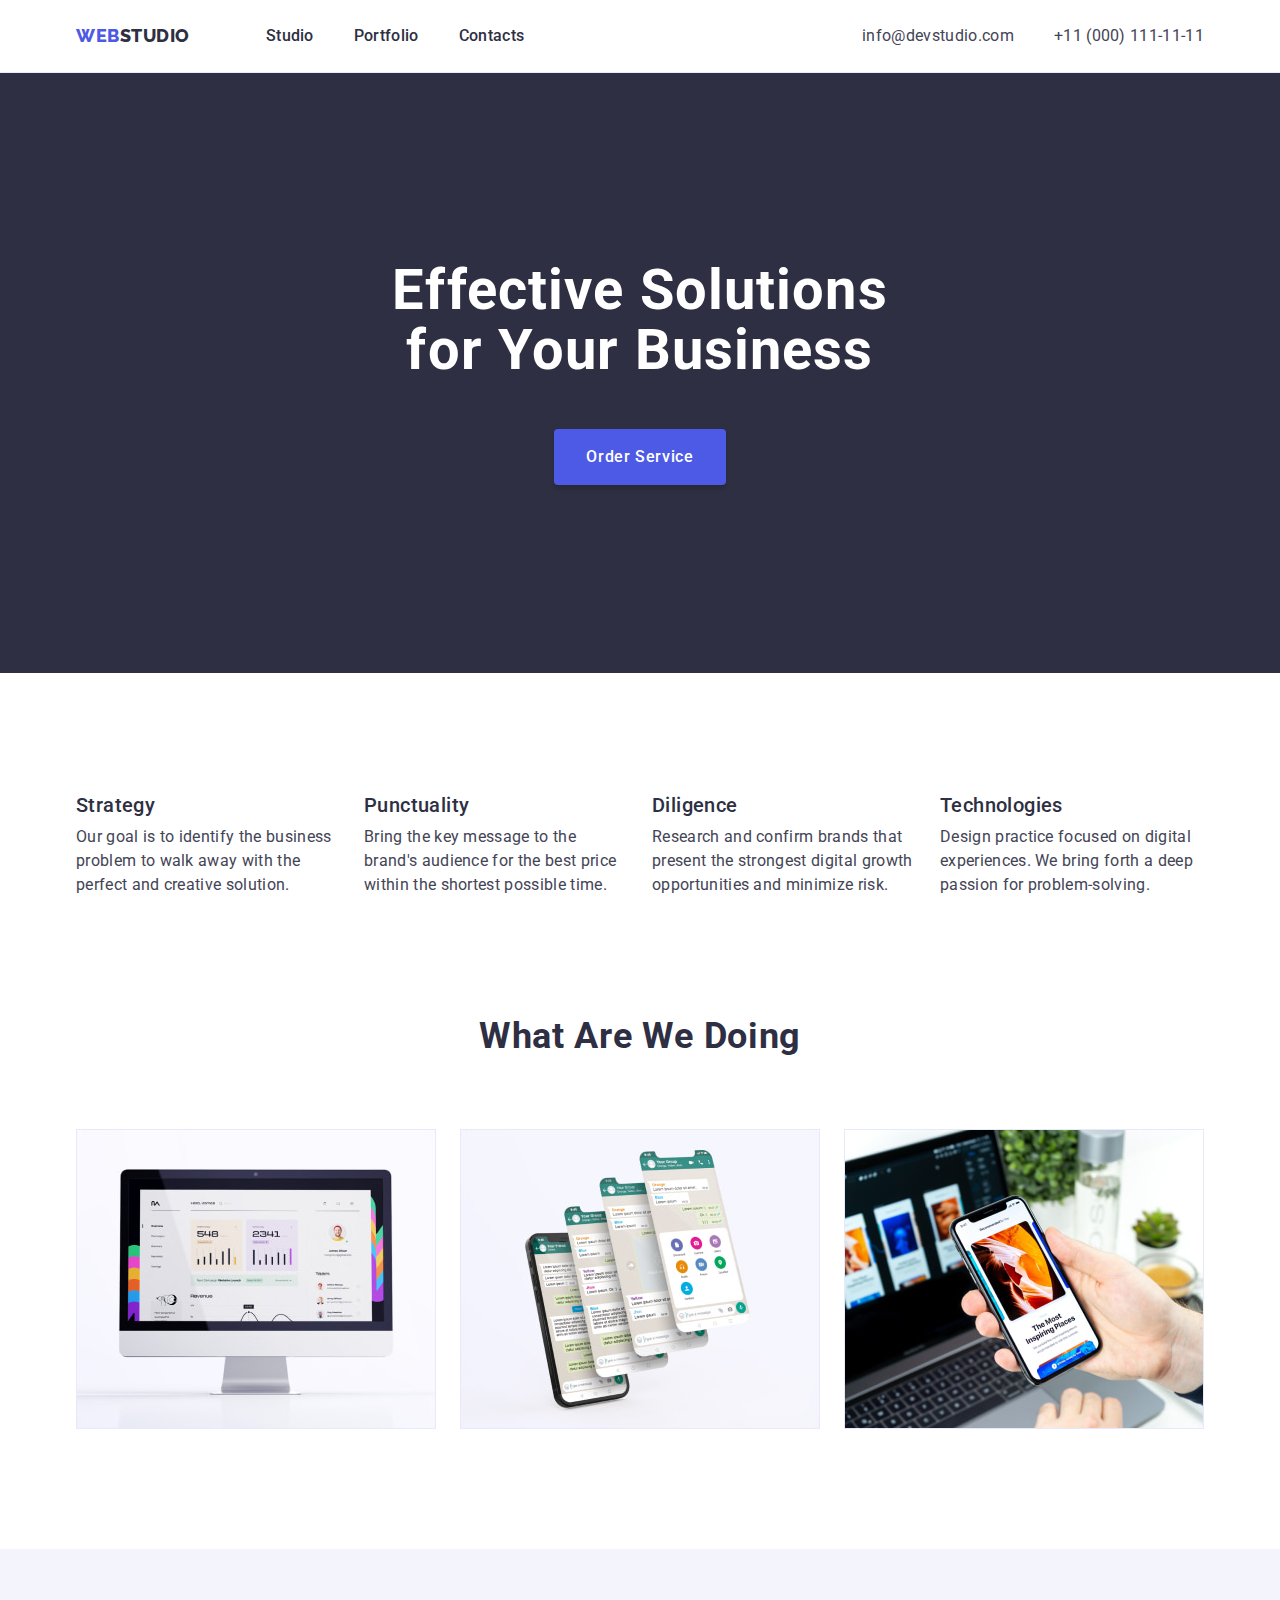
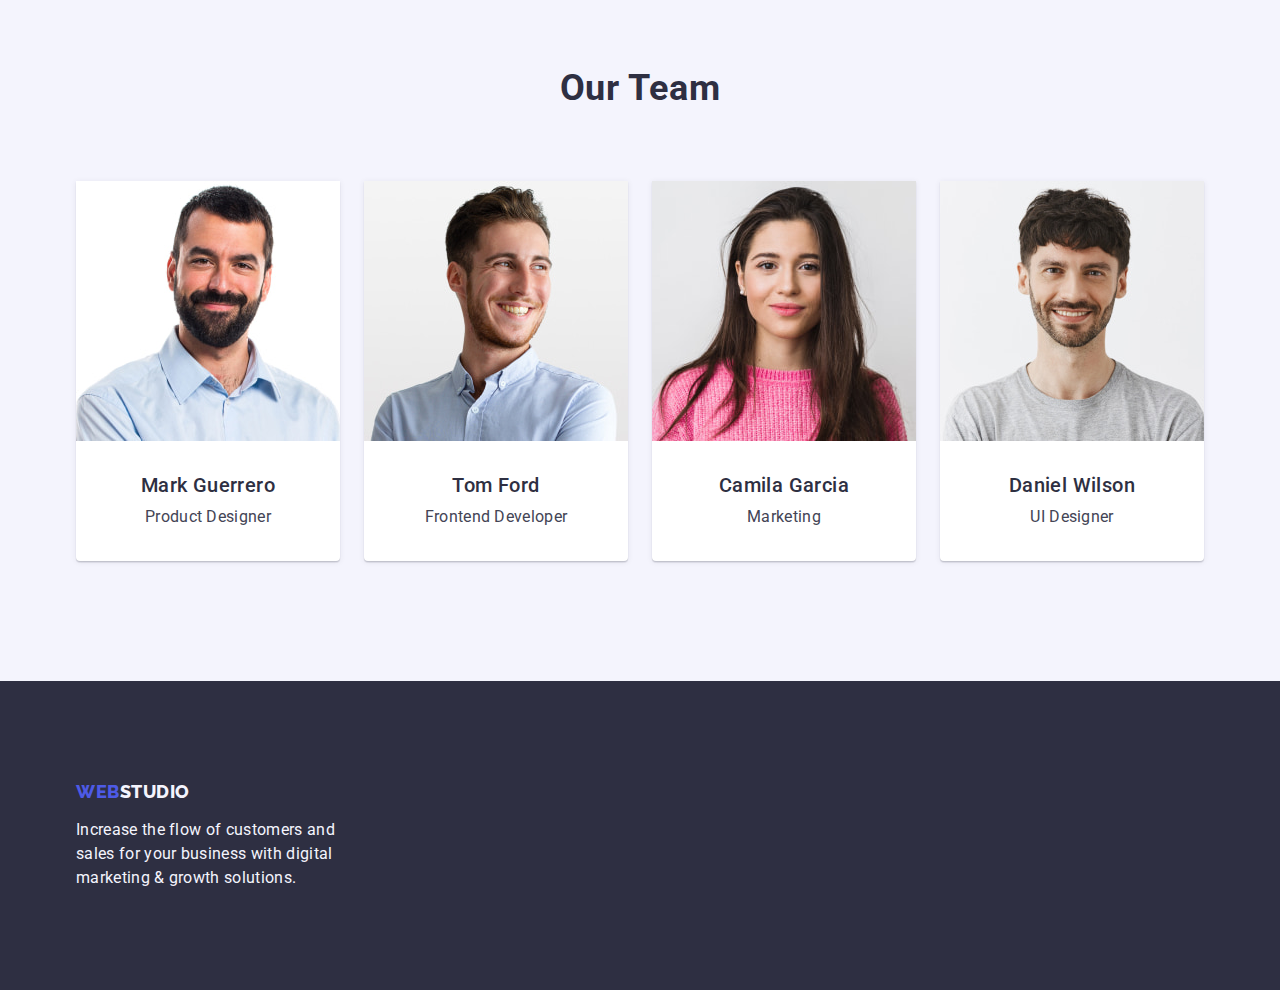
<file: index.html>
<!DOCTYPE html>
<html lang="en">
  <head>
    <meta charset="UTF-8" />
    <meta name="viewport" content="width=device-width, initial-scale=1.0" />
    <title>Portfolio</title>
      <!-- Normalize -->
    <link
    rel="stylesheet"
    href="https://cdn.jsdelivr.net/npm/modern-normalize@2.0.0/modern-normalize.min.css"
  />
      <!-- Custom styles -->
    <link rel="stylesheet" href="./css/styles.css" />
      <!-- Font links -->
    <link rel="preconnect" href="https://fonts.googleapis.com" />
    <link rel="preconnect" href="https://fonts.gstatic.com" crossorigin />
    <link
      href="https://fonts.googleapis.com/css2?family=Roboto:wght@400;500;700&display=swap"
      rel="stylesheet"
    />
    <link
      href="https://fonts.googleapis.com/css2?family=Raleway:wght@800&family=Roboto:wght@400;500;700&display=swap"
      rel="stylesheet"
    />
  </head>
  <body>
    <!-- Header section -->
    <header class="header-section">
      <div class="container">
        <!-- Menu nav -->
        <nav class="header-nav">
          <!-- Logo -->
          <a class="logo link" href="./index.html"
            >Web<span class="logo-dark">Studio</span>
          </a>
          <!-- Page nav -->
          <ul class="nav-list list">
            <li class="nav-list-item">
              <a class="nav-list-link link" href="./index.html">Studio</a>
            </li>
            <li class="nav-list-item">
              <a class="nav-list-link link" href="./portfolio.html">Portfolio</a>
            </li>
            <li class="nav-list-item">
              <a class="nav-list-link link" href="">Contacts </a>
            </li>
          </ul>
        </nav>
        <!-- Contacts -->
        <address class="header-address">
          <ul class="address-list list">
            <li class="address-list-item">
              <a class="address-item-link link" href="mailto:info@devstudio.com"
                >info@devstudio.com
              </a>
            </li>
            <li class="address-list-item">
              <a class="address-item-link link" href="tel:+110001111111"
                >+11 (000) 111-11-11</a
              >
            </li>
          </ul>
        </address>
      </div>
    </header>

    <main>
      <!-- Hero section -->
      <section class="hero-section">
        <div class="container">
          <h1 class="hero-title">Effective Solutions for Your Business</h1>
          <button class="hero-btn" type="button">Order Service</button></div>
      </section>

      <!--Skills section-->
      <section class="skills-section section">
        <div class="container">
          <h2 class="visually-hidden">Skills</h2>
          <ul class="skills-list card-set list">
            <li class="skills-list-item card-set-item">
              <h3 class="skills-list-subtitle">Strategy</h3>
              <p class="skills-list-desc">
                Our goal is to identify the business problem to walk away with the
                perfect and creative solution.
              </p>
            </li>
            <li class="skills-list-item card-set-item">
              <h3 class="skills-list-subtitle">Punctuality</h3>
              <p class="skills-list-desc">
                Bring the key message to the brand's audience for the best price
                within the shortest possible time.
              </p>
            </li>
            <li class="skills-list-item card-set-item">
              <h3 class="skills-list-subtitle">Diligence</h3>
              <p class="skills-list-desc">
                Research and confirm brands that present the strongest digital
                growth opportunities and minimize risk.
              </p>
            </li>
            <li class="skills-list-item card-set-item">
              <h3 class="skills-list-subtitle">Technologies</h3>
              <p class="skills-list-desc">
                Design practice focused on digital experiences. We bring forth a
                deep passion for problem-solving.
              </p>
            </li>
          </ul>
        </div>
      </section>

      <!-- Products section -->
      <section class="products-section section">
        <div class="container">
          <h2 class="products-title">What are we doing</h2>
          <ul class="products-list card-set list">
            <li class="products-list-item card-set-item">
              <img
                class="products-list-img"
                src="./images/img-1.jpg"
                alt="Computer screen on a white background"
                width="360"
                height="300"
              />
            </li>
            <li class="products-list-item card-set-item">
              <img
                class="products-list-img"
                src="./images/img-2.jpg"
                alt="Mobile screen with multiple screen tabs"
                width="360"
                height="300"
              />
            </li>
            <li class="products-list-item card-set-item">
              <img
                class="products-list-img"
                src="./images/img-3.jpg"
                alt="Mobile phone screen on laptop background"
                width="360"
                height="300"
              />
            </li>
          </ul>
        </div>
      </section>

      <!-- Team section -->
      <section class="team-section section">
        <div class="container">
          <h2 class="team-title">Our Team</h2>
          <ul class="team-list list">
            <li class="team-list-item">
              <img
                class="team-list-img"
                src="./images/Mark-Guerrero.jpg"
                alt="Mark Guerrero's photo"
                width="264"
                height="260"
              />
              <div class="team-list-wrapper">
                <h3 class="team-list-subtitle">Mark Guerrero</h3>
                <p class="team-list-desc">Product Designer</p>
              </div>
            </li>
            <li class="team-list-item">
              <img
                class="team-list-img"
                src="./images/Tom-Ford.jpg"
                alt="Tom Ford's photo"
                width="264"
                height="260"
              />
              <div class="team-list-wrapper">
                <h3 class="team-list-subtitle">Tom Ford</h3>
                <p class="team-list-desc">Frontend Developer</p>
              </div>
            </li>
            <li class="team-list-item">
              <img
                class="team-list-img"
                src="./images/Camila-Garcia.jpg"
                alt="Camila Garcia's photo"
                width="264"
                height="260"
              />
              <div class="team-list-wrapper">
                <h3 class="team-list-subtitle">Camila Garcia</h3>
                <p class="team-list-desc">Marketing</p>
              </div>
            </li>
            <li class="team-list-item">
              <img
                class="team-list-img"
                src="./images/Daniel-Wilson.jpg"
                alt="Daniel Wilson's photo"
                width="264"
                height="260"
              />
              <div class="team-list-wrapper">
                <h3 class="team-list-subtitle">Daniel Wilson</h3>
                <p class="team-list-desc">UI Designer</p>
              </div>
            </li>
          </ul>
        </div>
      </section>
    </main>

    <!-- Footer section -->
    <footer class="footer-section">
      <div class="footer-container container">
        <!-- Logo -->
        <a class="footer-logo logo link" href="./index.html"
          >Web<span class="logo-light">Studio</span>
        </a>
        <p class="footer-desc">
          Increase the flow of customers and sales for your business with digital
          marketing & growth solutions.
        </p>
      </div>
    </footer>
  </body>
</html>
</file>
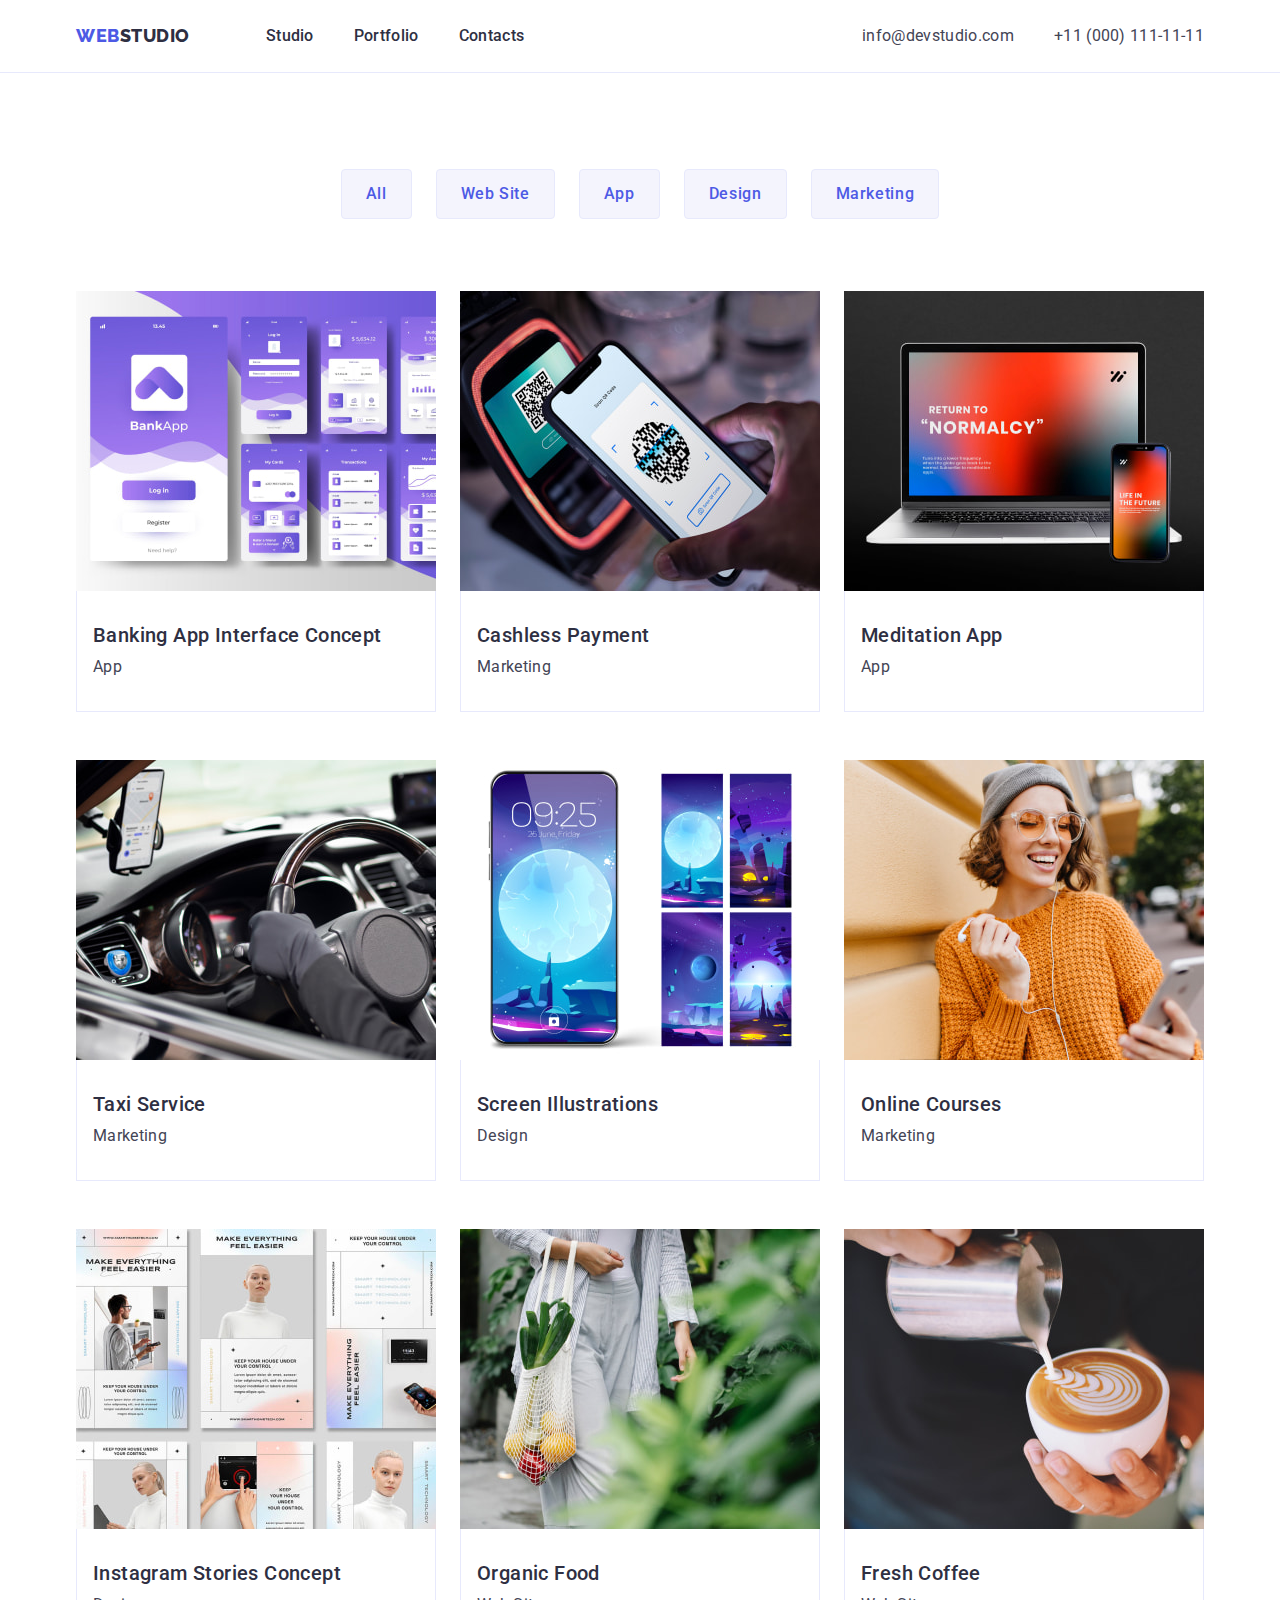
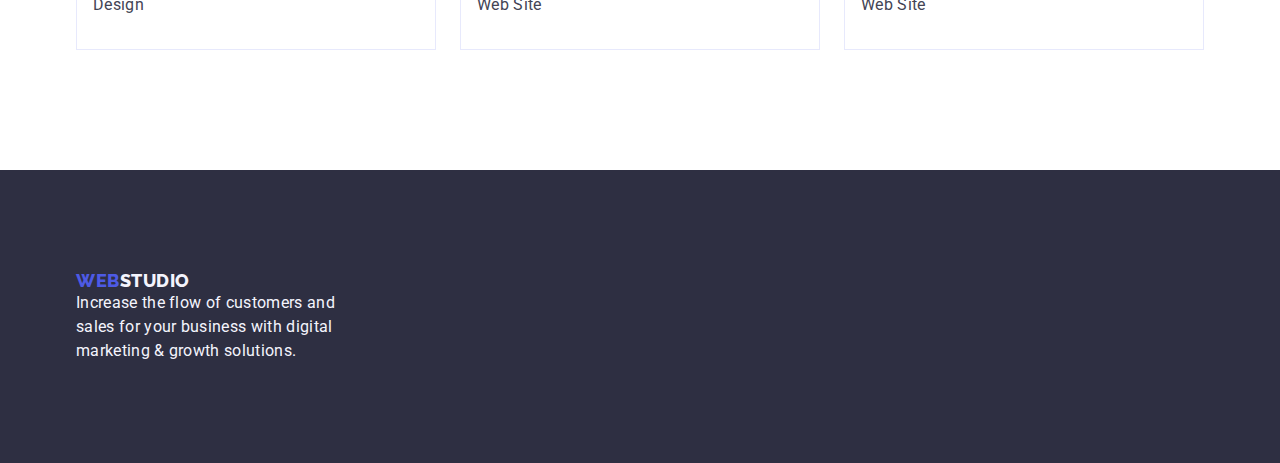
<file: portfolio.html>
<!DOCTYPE html>
<html lang="en">
  <head>
    <meta charset="UTF-8" />
    <meta name="viewport" content="width=device-width, initial-scale=1.0" />
    <title>Portfolio</title>
      <!-- Normalize -->
    <link
    rel="stylesheet"
    href="https://cdn.jsdelivr.net/npm/modern-normalize@2.0.0/modern-normalize.min.css"
  />
      <!-- Custom styles -->
    <link rel="stylesheet" href="./css/styles.css" />
      <!-- Font links -->
    <link rel="preconnect" href="https://fonts.googleapis.com" />
    <link rel="preconnect" href="https://fonts.gstatic.com" crossorigin />
    <link
      href="https://fonts.googleapis.com/css2?family=Roboto:wght@400;500;700&display=swap"
      rel="stylesheet"
    />
    <link
      href="https://fonts.googleapis.com/css2?family=Raleway:wght@800&family=Roboto:wght@400;500;700&display=swap"
      rel="stylesheet"
    />
  </head>
  <body>
    <!-- Header section -->
    <header class="header-section">
      <div class="container">
        <!-- Menu nav -->
        <nav class="header-nav">
          <!-- Logo -->
          <a class="logo link" href="./index.html"
            >Web<span class="logo-dark">Studio</span>
          </a>
          <!-- Page nav -->
          <ul class="nav-list list">
            <li class="nav-list-item">
              <a class="nav-list-link link" href="./index.html">Studio</a>
            </li>
            <li class="nav-list-item">
              <a class="nav-list-link link" href="./portfolio.html">Portfolio</a>
            </li>
            <li class="nav-list-item">
              <a class="nav-list-link link" href="">Contacts </a>
            </li>
          </ul>
        </nav>
        <!-- Contacts -->
        <address class="header-address">
          <ul class="address-list list">
            <li class="address-list-item">
              <a class="address-item-link link" href="mailto:info@devstudio.com"
                >info@devstudio.com
              </a>
            </li>
            <li class="address-list-item">
              <a class="address-item-link link" href="tel:+110001111111"
                >+11 (000) 111-11-11</a
              >
            </li>
          </ul>
        </address>
      </div>
    </header>

    <main>

      <section class="portfolio-section">
      <div class="container">
  
          <!-- Our poducts title -->
          <h1 class="visually-hidden">Our products</h1>
  
          <!-- Buttons -->
          <ul class="portfolio-btn-list list">
            <li>
              <button class="portfolio-btn-item portfolio-btn" type="button">
                All
              </button>
            </li>
            <li>
              <button class="portfolio-btn-item portfolio-btn" type="button">
                Web Site
              </button>
            </li>
            <li>
              <button class="portfolio-btn-item portfolio-btn" type="button">
                App
              </button>
            </li>
            <li>
              <button class="portfolio-btn-item portfolio-btn" type="button">
                Design
              </button>
            </li>
            <li>
              <button class="portfolio-btn-item portfolio-btn" type="button">
                Marketing
              </button>
            </li>
          </ul>
  
          <!-- Photos -->
          <ul class="portfolio-list card-set list">
            <li class="portfolio-list-item card-set-item">
              <a class="portfolio-list-link link" href="">
                <img
                  class="portfolio-list-img"
                  src="./images/portfolio/banking-app.jpg"
                  alt="Banking App Interface Concept"
                  width="360"
                  height="300"
                />
                <div class="portfolio-list-wrapper">
                  <h2 class="portfolio-list-title">
                    Banking App Interface Concept
                  </h2>
                  <p class="portfolio-list-desc">App</p>
                </div>
              </a>
            </li>
            <li class="portfolio-list-item card-set-item">
              <a class="portfolio-list-link link" href="">
                <img
                  class="portfolio-list-img"
                  src="./images/portfolio/cashless-payment.jpg"
                  alt="Cashless Payment"
                  width="360"
                  height="300"
                />
                <div class="portfolio-list-wrapper">
                  <h2 class="portfolio-list-title">Cashless Payment</h2>
                  <p class="portfolio-list-desc">Marketing</p>
                </div>
              </a>
            </li>
            <li class="portfolio-list-item card-set-item">
              <a class="portfolio-list-link link" href="">
                <img
                  class="portfolio-list-img"
                  src="./images/portfolio/meditation-app.jpg"
                  alt="Meditation App"
                  width="360"
                  height="300"
                />
                <div class="portfolio-list-wrapper">
                  <h2 class="portfolio-list-title">Meditation App</h2>
                  <p class="portfolio-list-desc">App</p>
                </div>
              </a>
            </li>
            <li class="portfolio-list-item card-set-item">
              <a class="portfolio-list-link link" href="">
                <img
                  class="portfolio-list-img"
                  src="./images/portfolio/taxi-service.jpg"
                  alt="Taxi Service"
                  width="360"
                  height="300"
                />
                <div class="portfolio-list-wrapper">
                  <h2 class="portfolio-list-title">Taxi Service</h2>
                  <p class="portfolio-list-desc">Marketing</p>
                </div>
              </a>
            </li>
            <li class="portfolio-list-item card-set-item">
              <a class="portfolio-list-link link" href="">
                <img
                  class="portfolio-list-img"
                  src="./images/portfolio/screen-illustrations.jpg"
                  alt="Screen Illustrations"
                  width="360"
                  height="300"
                />
                <div class="portfolio-list-wrapper">
                  <h2 class="portfolio-list-title">Screen Illustrations</h2>
                  <p class="portfolio-list-desc">Design</p>
                </div>
              </a>
            </li>
            <li class="portfolio-list-item card-set-item">
              <a class="portfolio-list-link link" href="">
                <img
                  class="portfolio-list-img"
                  src="./images/portfolio/online-courses.jpg"
                  alt="Online Courses"
                  width="360"
                  height="300"
                />
                <div class="portfolio-list-wrapper">
                  <h2 class="portfolio-list-title">Online Courses</h2>
                  <p class="portfolio-list-desc">Marketing</p>
                </div>
              </a>
            </li>
            <li class="portfolio-list-item card-set-item">
              <a class="portfolio-list-link link" href="">
                <img
                  class="portfolio-list-img"
                  src="./images/portfolio/instagram-stories-concept.jpg"
                  alt="Instagram Stories Concept"
                  width="360"
                  height="300"
                />
                <div class="portfolio-list-wrapper">
                  <h2 class="portfolio-list-title">Instagram Stories Concept</h2>
                  <p class="portfolio-list-desc">Design</p>
                </div>
              </a>
            </li>
            <li class="portfolio-list-item card-set-item">
              <a class="portfolio-list-link link" href="">
                <img
                  class="portfolio-list-img"
                  src="./images/portfolio/organic-food.jpg"
                  alt="Organic Food"
                  width="360"
                  height="300"
                />
                <div class="portfolio-list-wrapper">
                  <h2 class="portfolio-list-title">Organic Food</h2>
                  <p class="portfolio-list-desc">Web Site</p>
                </div>
              </a>
            </li>
            <li class="portfolio-list-item card-set-item">
              <a class="portfolio-list-link link" href="">
                <img
                  class="portfolio-list-img"
                  src="./images/portfolio/fresh-coffee.jpg"
                  alt="Fresh Coffee"
                  width="360"
                  height="300"
                />
                <div class="portfolio-list-wrapper">
                  <h2 class="portfolio-list-title">Fresh Coffee</h2>
                  <p class="portfolio-list-desc">Web Site</p>
                </div>
              </a>
            </li>
          </ul>
      </div>
      </section>
    </main>
    <!-- Footer section -->
    <footer class="footer-section">
      <div class="footer-container container">
        <!-- Logo -->
        <a class="logo link" href="./index.html"
          >Web<span class="logo-light">Studio</span>
        </a>
        <p class="footer-desc">
          Increase the flow of customers and sales for your business with digital
          marketing & growth solutions.
        </p>
      </div>
    </footer>
  </body>
</html>
</file>
<file: css/styles.css>
:root {
    /* Colors */
    --iris: #4D5AE5;
    --ocean: #404BBF;
    --navy-blue: #2E2F42;
    --green: #31D0AA;
    --slate: #434455;
    --light-slate: #8E8F99;
    --corn-flower: #E7E9FC;
    --cloud: #F4F4FD;
    --navy-blue-modal: #2E2F42;
    --grey: #2E2F42;
    --white: #FFFFFF;
    --dairy: #FCFCFC;
    /* Others */
    --indent: 24px;
    --items: 4;
}

/* BASE STYLES */
body {
    font-family: "Roboto", sans-serif;
    color: #434455;
    background-color: var(--white);
}
/* Reset start */

h1, h2, h3, h4, h5, h6, p {
    margin: 0;
}

.link {
    text-decoration: none;
    color: currentColor;
}

.list{
    list-style: none;
    padding: 0;
    margin: 0;
}

/* Гумова картинка */
img {
display: block;
max-width: 100%;
height: auto;

/* Alternative */
/* display: block;
max-width: 100%;
height: 100%;
object-fit: cover; */
}

button {
    font-family: inherit;
    cursor: pointer;
}

/* Reset end */
.section {
    padding-bottom: 120px;
}

.container {
width: 1158px;
margin-left: auto;
margin-right: auto;
padding-left: 15px;
padding-right: 15px;

/* Рамки, які підсвічують наш контерйнер */
/* outline: 2px solid red;
outline-offset: -2px; */
}

/* Приховані заголовки */
.visually-hidden {
    position: absolute;
    width: 1px;
    height: 1px;
    margin: -1px;
    border: 0;
    padding: 0;
    white-space: nowrap;
    clip-path: inset(100%);
    clip: rect(0 0 0 0);
    overflow: hidden;
  }

/* HEADER */

    /* Navigation */
header {
    border-bottom: 1px solid var(--corn-flower);

}
header>.container {
    display: flex;
    justify-content: space-between;
}

.header-nav {
display: flex;
align-items: center;
}
    /* Logo */

.logo {
    display: flex;
    margin-right: 76px;
    color: var(--iris);
    font-family: Raleway, sans-serif;
    font-size: 18px;
    font-weight: 800;
    line-height: 1.17;
    letter-spacing: 0.03em;
    text-transform: uppercase;
}

.logo-dark {
    color: var(--navy-blue);
}

.logo-light {
    color: var(--cloud);
}

    /* Navigation list */
.nav-list {
    display: flex;
    gap: 40px;
    font-size: 16px;
    line-height: 1.5;
    letter-spacing: 0.02em;
    color: var(--navy-blue);
    font-weight: 500;
}
.nav-list-item {}

.nav-list-link {
    display: block;
    padding-top: 24px;
    padding-bottom: 24px;
    /* background-color: #8E8F99; */
}

.nav-list-link:hover, .nav-list-link:focus {
    color: var(--ocean);
}

    /* Contacts */

.header-address {
    font-size: 16px;
    color: var(--slate);
    line-height: 1.5;
    font-style: normal;
    letter-spacing: 0.02em;
}

.address-list {
    display: flex;
    gap: 40px;
    /* align-items: center; */

}

.address-list-item {}

.address-item-link {
    display: block;
    padding-top: 24px;
    padding-bottom: 24px;
    /* background-color: #8E8F99; */

}
.address-item-link:hover, .address-item-link:focus {
    color: var(--ocean, #404BBF);
}

/* MAIN */

    /* Hero section */

.hero-section {
    background-color: var(--navy-blue);
    flex-shrink: 0;
    padding-top: 188px;
    padding-bottom: 188px;
}
   
.hero-title {
    max-width: 496px;
    margin: 0 auto;
    margin-bottom: 48px;
    color: var(--white);
    text-align: center;
    font-size: 56px;
    line-height: 1.07;
    letter-spacing: 0.02em;
}

.hero-btn {
    display: block;
    align-items: center;
    gap: 10px;
    margin: 0 auto;
    border-radius: 4px;
    padding: 16px 32px;
    background-color: var(--iris);
    min-width: 169px;
    height: 56px;
    box-shadow: 0px 4px 4px 0px rgba(0, 0, 0, 0.15);
    color: var(--white);
    font-weight: 500;
    line-height: 1.5;
    font-family: "Roboto", sans-serif;
    font-size: 16px;
    letter-spacing: 0.04em;
    border: none;
    cursor: pointer; 
}

.hero-btn:hover, .hero-btn:focus {
    background: var(--ocean);
}

    /* Skills section */

.skills-section {
    padding-top: 120px;
}

.skills-list {}

.card-set {
    display: flex;
    flex-wrap: wrap;
    gap: 24px;
 }

 .card-set-item {
    flex-basis: calc((100% - var(--indent) * (var(--items) - 1)) / var(--items));
 }

.skills-list-item {}

.skills-list-subtitle {
    margin-bottom: 8px;
    font-size: 20px;
    font-weight: 500;
    line-height: 1.2;
    letter-spacing: 0.02em;
    color: var(--grey);
}

.skills-list-desc {
    color: var(--slate);
    line-height: 1.5;
    letter-spacing: 0.02em;
}

    /* Products section */

.products-section {}

.products-title, .team-title  {
    text-align: center;
    font-size: 36px;
    line-height: 1.11;
    text-transform: capitalize;
    letter-spacing: 0.02em;
    color: var(--grey);
    margin: 0 auto;
    margin-bottom: 72px;
}

.products-list {}

.products-list-item {
    --items: 3;
}

.products-list-img {}

/* Team section */

.team-title {}

.team-section {

    background-color: var(--cloud);
    padding-top: 120px; 
}

.team-list {
    display: flex;
    flex-wrap: wrap;
    gap: 24px;
    text-align: center;

}

.team-list-wrapper {
    padding: 32px 0;
}

.team-list-item {
    border-radius: 0px 0px 4px 4px;
box-shadow: 0px 2px 1px 0px rgba(46, 47, 66, 0.08), 0px 1px 1px 0px rgba(46, 47, 66, 0.16), 0px 1px 6px 0px rgba(46, 47, 66, 0.08);
    flex-basis: calc((100% - var(--indent) * (var(--items) - 1)) / var(--items));
    background-color: var(--white);
    border: 0 solid transparent;
}

.team-list-img {}

.team-list-subtitle {
    text-align: center;
    margin-bottom: 8px;
    font-size: 20px;
    font-weight: 500;
    line-height: 1.2;
    letter-spacing: 0.02em;
    color: var(--grey);
}

.team-list-desc {
    text-align: center;
    color: var(--slate);
    line-height: 1.5;
    letter-spacing: 0.02em;
}

/* PORTFOLIO */

.portfolio-section {
    padding-bottom: 120px;
    padding-top: 96px;

}

    /* Buttons */ 

.portfolio-btn-list {
    background: var(--white);
    margin-bottom: 72px;
    display: flex;
    gap: 24px;
    justify-content: center;

}

.portfolio-btn {
    justify-content: center;
    background: var(--cloud);
    color: var(--iris); 
    text-align: center;
    font-family: "Roboto", sans-serif;
    font-size: 16px;
    font-weight: 500;
    line-height: 1.5;
    letter-spacing: 0.04em;
    padding: 12px 24px;
    border-radius: 4px;
    border: 1px solid var(--corn-flower);
    min-width: 69px;
    min-height: 48px;


}

.portfolio-btn-item:hover, .portfolio-btn-item:focus {
    background: var(--ocean);
    color: var(--white);
    border: 1px solid transparent;
    box-shadow: 0px 2px 2px 0px rgba(0, 0, 0, 0.12), 0px 2px 1px 0px rgba(0, 0, 0, 0.08), 0px 3px 1px 0px rgba(0, 0, 0, 0.10);
}

    /* Portfolio photos */

.portfolio-list {
    --items: 3;
    row-gap: 48px;

}

.portfolio-list-wrapper {
    padding: 32px 16px;
    border: 1px solid var(--cornflower, #E7E9FC);
    background: var(--white, #FFF);
    border-top: none;
}

.portfolio-list-item {
    background: var(--white);
}

.portfolio-list-link {}

.portfolio-list-img {}

.portfolio-list-title {
    font-size: 20px;
    font-weight: 500;
    line-height: 1.2;
    letter-spacing: 0.02em;
    color: var(--navy-blue);
    margin-bottom: 8px;
}

.portfolio-list-desc {
    font-size: 16px;
    color: var(--slate);
    line-height: 1.5;
    letter-spacing: 0.02em;
}

/* FOOTER */
.footer-container {
    display: block;
  
}

.footer-section {
    background: var(--navy-blue); 
    padding: 100px 0;
}

 .footer-logo {
    display: inline-block;
    margin-bottom: 16px;
}

.footer-desc {
    width: 264px;
    color: var(--cloud);
    line-height: 1.5;
    letter-spacing: 0.02em;
}
</file>
